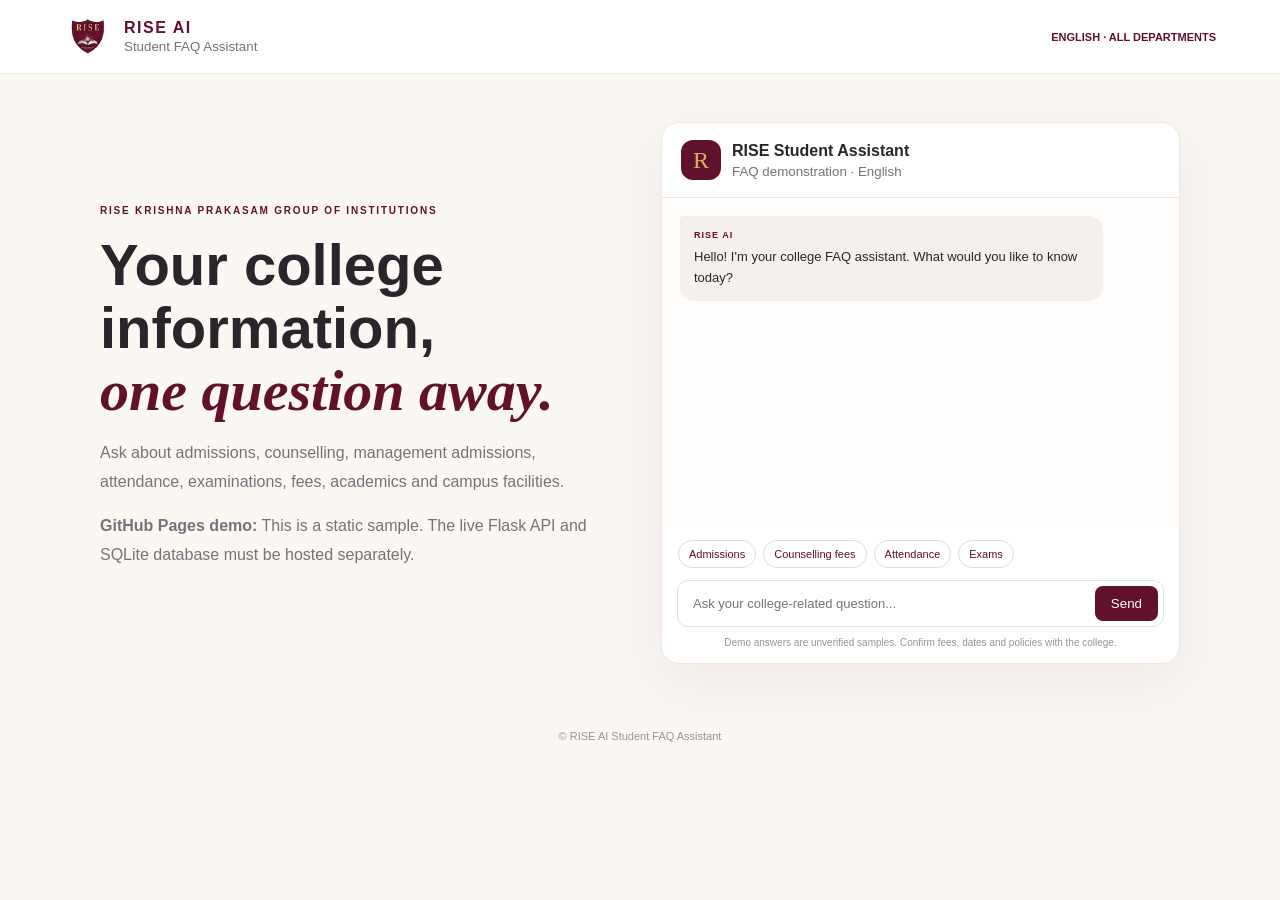
<file: github-pages/index.html>
<!doctype html>
<html lang="en"><head>
<meta charset="utf-8"><meta name="viewport" content="width=device-width,initial-scale=1">
<meta name="description" content="RISE AI Student FAQ Assistant">
<title>RISE AI | Student FAQ Assistant</title>
<style>
:root{--m:#61112c;--g:#d6b15d;--bg:#fbf8f4;--ink:#29252a;--muted:#77717a;--line:#eee7e2}*{box-sizing:border-box}body{margin:0;background:var(--bg);color:var(--ink);font-family:Arial,sans-serif}header{height:74px;background:white;border-bottom:1px solid var(--line);display:flex;align-items:center;justify-content:space-between;padding:0 5vw}.brand{display:flex;align-items:center;gap:12px}.brand img{width:48px;height:52px;object-fit:contain}.brand b{display:block;color:var(--m);letter-spacing:1.5px}.brand small{color:var(--muted)}.tag{font-size:11px;color:var(--m);font-weight:bold}.wrap{max-width:1120px;margin:48px auto;padding:0 20px;display:grid;grid-template-columns:1fr 1fr;gap:42px;align-items:center}.eyebrow{font-size:10px;letter-spacing:1.8px;color:var(--m);font-weight:bold}.intro h1{font-size:clamp(36px,5vw,58px);line-height:1.08;margin:16px 0}.intro h1 em{color:var(--m);font-family:Georgia,serif}.intro p{color:var(--muted);line-height:1.8}.card{background:white;border:1px solid var(--line);border-radius:18px;box-shadow:0 18px 55px #4b1c2b12;overflow:hidden}.head{padding:17px 19px;border-bottom:1px solid var(--line);display:flex;align-items:center;gap:11px}.avatar{width:40px;height:40px;border-radius:12px;background:var(--m);color:var(--g);display:grid;place-items:center;font:24px Georgia}.head small{display:block;color:var(--muted);margin-top:4px}.messages{height:330px;overflow:auto;padding:18px;background:#fffdfb;display:flex;flex-direction:column;gap:12px}.msg{max-width:88%;padding:12px 14px;border-radius:4px 14px 14px 14px;background:#f5f0ec;font-size:13px;line-height:1.6;white-space:pre-wrap}.msg.user{align-self:flex-end;background:var(--m);color:white;border-radius:14px 4px 14px 14px}.who{display:block;font-size:9px;font-weight:bold;letter-spacing:1px;color:var(--m);margin-bottom:5px}.user .who{color:#f0d99e}.notice{font-size:10px;color:#946b22;margin-top:7px}.chips{display:flex;flex-wrap:wrap;gap:7px;padding:12px 16px}.chips button{border:1px solid #e8d9d5;background:white;color:var(--m);border-radius:20px;padding:7px 10px;cursor:pointer;font-size:11px}form{display:flex;margin:0 15px 10px;border:1px solid #e9e1dc;border-radius:11px;padding:5px}input{flex:1;min-width:0;border:0;outline:0;padding:10px;font-size:13px}form button{border:0;background:var(--m);color:white;border-radius:8px;padding:0 16px;cursor:pointer}.disclaimer{text-align:center;color:#9a9295;font-size:10px;margin:8px 12px 15px}footer{text-align:center;color:#9a9295;font-size:11px;padding:18px}@media(max-width:780px){.wrap{grid-template-columns:1fr;margin:28px auto;gap:24px}.intro h1{font-size:40px}.messages{height:290px}header{height:68px}}
</style></head><body>
<header><div class="brand"><img src="college-logo.jpg" alt="RISE college logo"><div><b>RISE AI</b><small>Student FAQ Assistant</small></div></div><span class="tag">ENGLISH · ALL DEPARTMENTS</span></header>
<main class="wrap"><section class="intro"><span class="eyebrow">RISE KRISHNA PRAKASAM GROUP OF INSTITUTIONS</span><h1>Your college information,<br><em>one question away.</em></h1><p>Ask about admissions, counselling, management admissions, attendance, examinations, fees, academics and campus facilities.</p><p><strong>GitHub Pages demo:</strong> This is a static sample. The live Flask API and SQLite database must be hosted separately.</p></section>
<section class="card"><div class="head"><div class="avatar">R</div><div><b>RISE Student Assistant</b><small>FAQ demonstration · English</small></div></div><div class="messages" id="messages"><div class="msg"><span class="who">RISE AI</span>Hello! I'm your college FAQ assistant. What would you like to know today?</div></div>
<div class="chips"><button data-q="How can I apply for admission?">Admissions</button><button data-q="What is the counselling quota fee?">Counselling fees</button><button data-q="What is the minimum attendance requirement?">Attendance</button><button data-q="Where can I find the examination timetable?">Exams</button></div><form id="form"><input id="question" placeholder="Ask your college-related question..." autocomplete="off" required><button>Send</button></form><p class="disclaimer">Demo answers are unverified samples. Confirm fees, dates and policies with the college.</p></section></main><footer>© RISE AI Student FAQ Assistant</footer>
<script>
// GitHub Pages static demo. No API key is required for this sample FAQ matcher.
// GitHub Pages cannot run Flask or SQLite. Connect a separately hosted HTTPS API later.
const API_BASE = ""; // Example: https://your-flask-api.example.com
const faqs=[
{keys:["admission","apply","join college"],a:"Admissions follow the institution's current eligibility criteria and procedure. Contact the college admissions office for current steps."},
{keys:["counselling","convener","quota fee"],a:"Counselling-quota fees depend on the current approved fee structure and course. Confirm the exact amount with the admissions office. This demo has no verified fee figures."},
{keys:["management","management quota"],a:"Management-quota fees may vary by course and admission year. Contact the admissions office for the current approved amount. This demo has no verified fee figures."},
{keys:["attendance","minimum attendance","percentage"],a:"Attendance requirements depend on applicable university and institution regulations. Check current academic regulations or contact your department office."},
{keys:["exam","examination","timetable","schedule"],a:"Check the latest official examination-cell notice or academic portal. Timetables can change."},
{keys:["syllabus","subjects","curriculum"],a:"Contact your department office or check official academic resources for the latest syllabus."},
{keys:["pay fee","fee payment","tuition fee","fees"],a:"Use the payment method officially communicated by the college accounts office. Confirm the payment link and due date."},
{keys:["placement","placements","training"],a:"Contact the placement and training cell for eligibility, training schedules and company updates."}
];
const box=document.getElementById("messages"),input=document.getElementById("question");
function add(t,who,n){let d=document.createElement("div");d.className="msg "+who;let s=document.createElement("span");s.className="who";s.textContent=who==="user"?"YOU":"RISE AI";d.append(s,document.createTextNode(t));if(n){let x=document.createElement("div");x.className="notice";x.textContent=n;d.append(x)}box.append(d);box.scrollTop=box.scrollHeight}
function localAnswer(q){q=q.toLowerCase();let hit=faqs.find(f=>f.keys.some(k=>q.includes(k)));return hit?hit.a:"I couldn't find a reliable answer in this sample FAQ. Please contact your department office or college administration."}
async function ask(q){add(q,"user");input.value="";try{if(API_BASE){let r=await fetch(API_BASE+"/api/chat",{method:"POST",headers:{"Content-Type":"application/json"},body:JSON.stringify({question:q})});let d=await r.json();add(d.answer,"bot",d.notice||"")}else add(localAnswer(q),"bot","Static GitHub Pages demo · Sample information only")}catch(e){add("The FAQ service is unavailable. Please try again later.","bot")}}
document.getElementById("form").addEventListener("submit",e=>{e.preventDefault();let q=input.value.trim();if(q)ask(q)});document.querySelectorAll("[data-q]").forEach(b=>b.addEventListener("click",()=>ask(b.dataset.q)));
</script></body></html>
</file>
